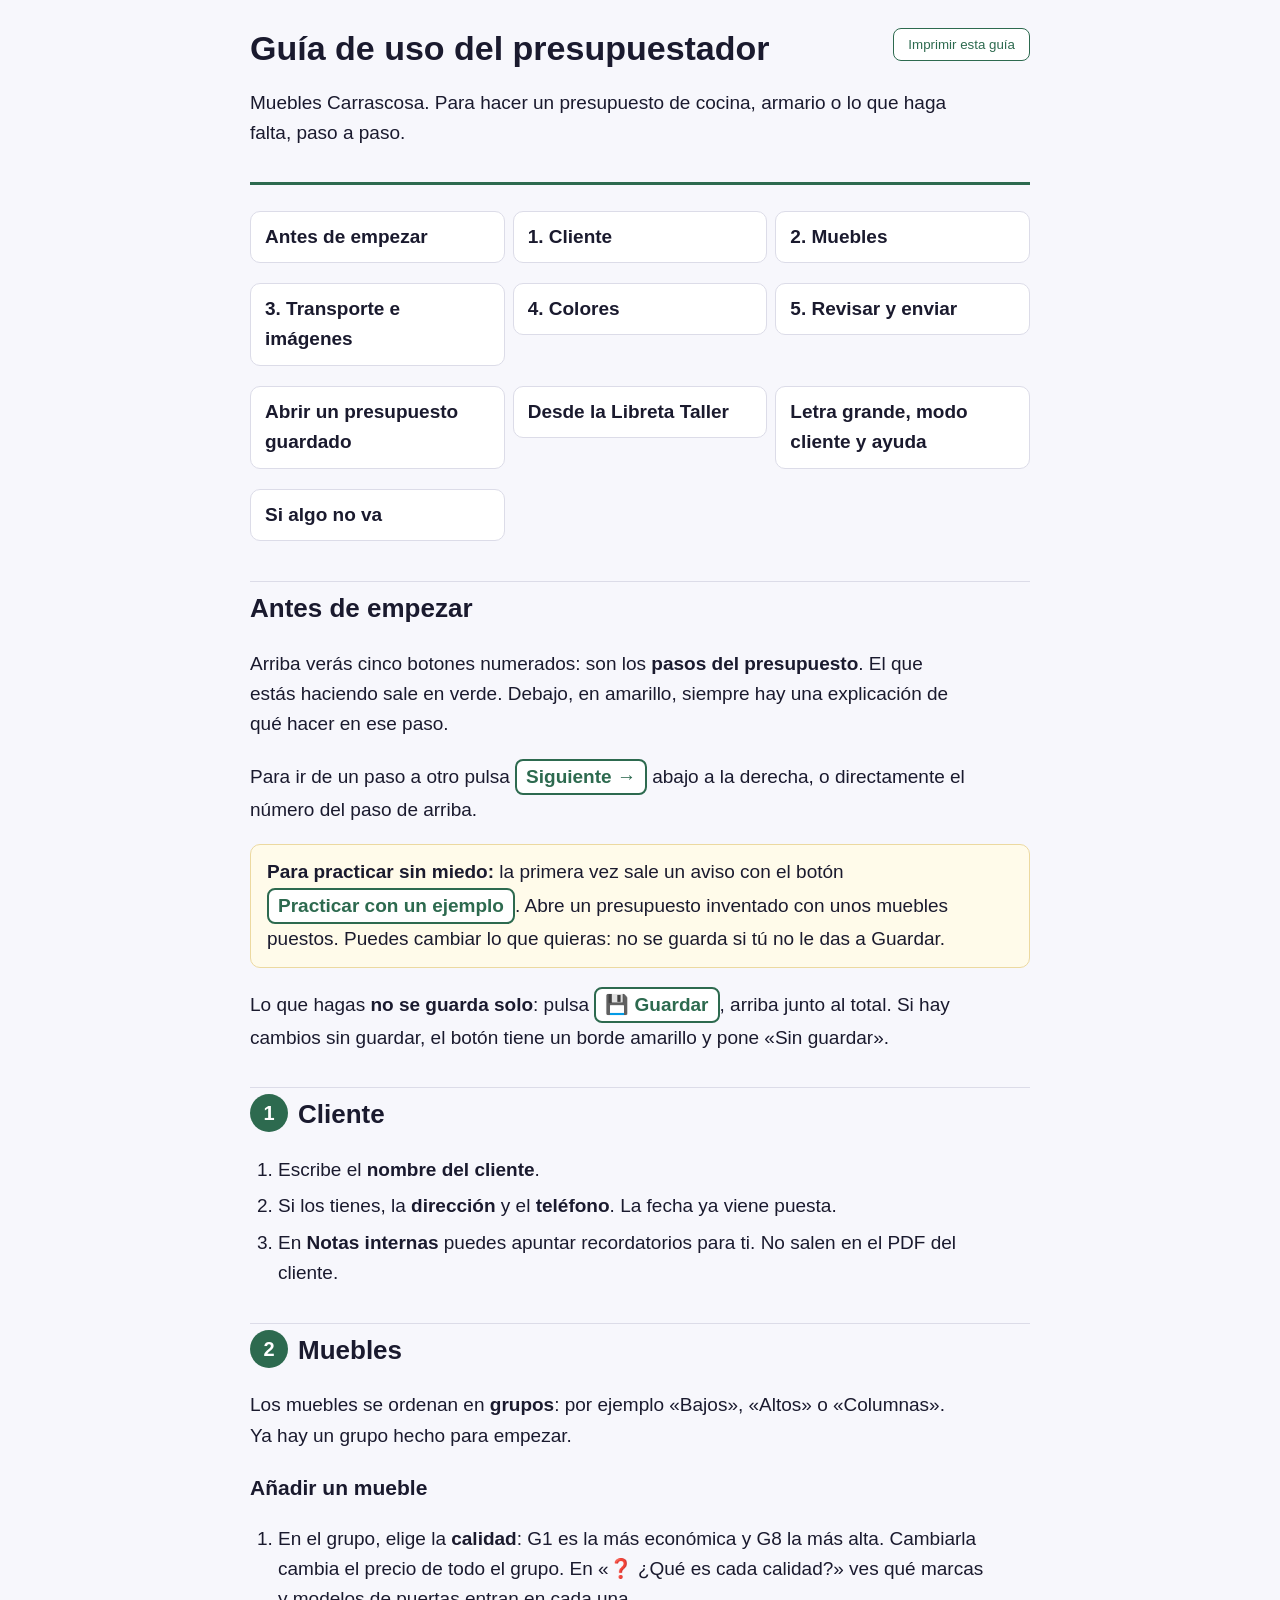
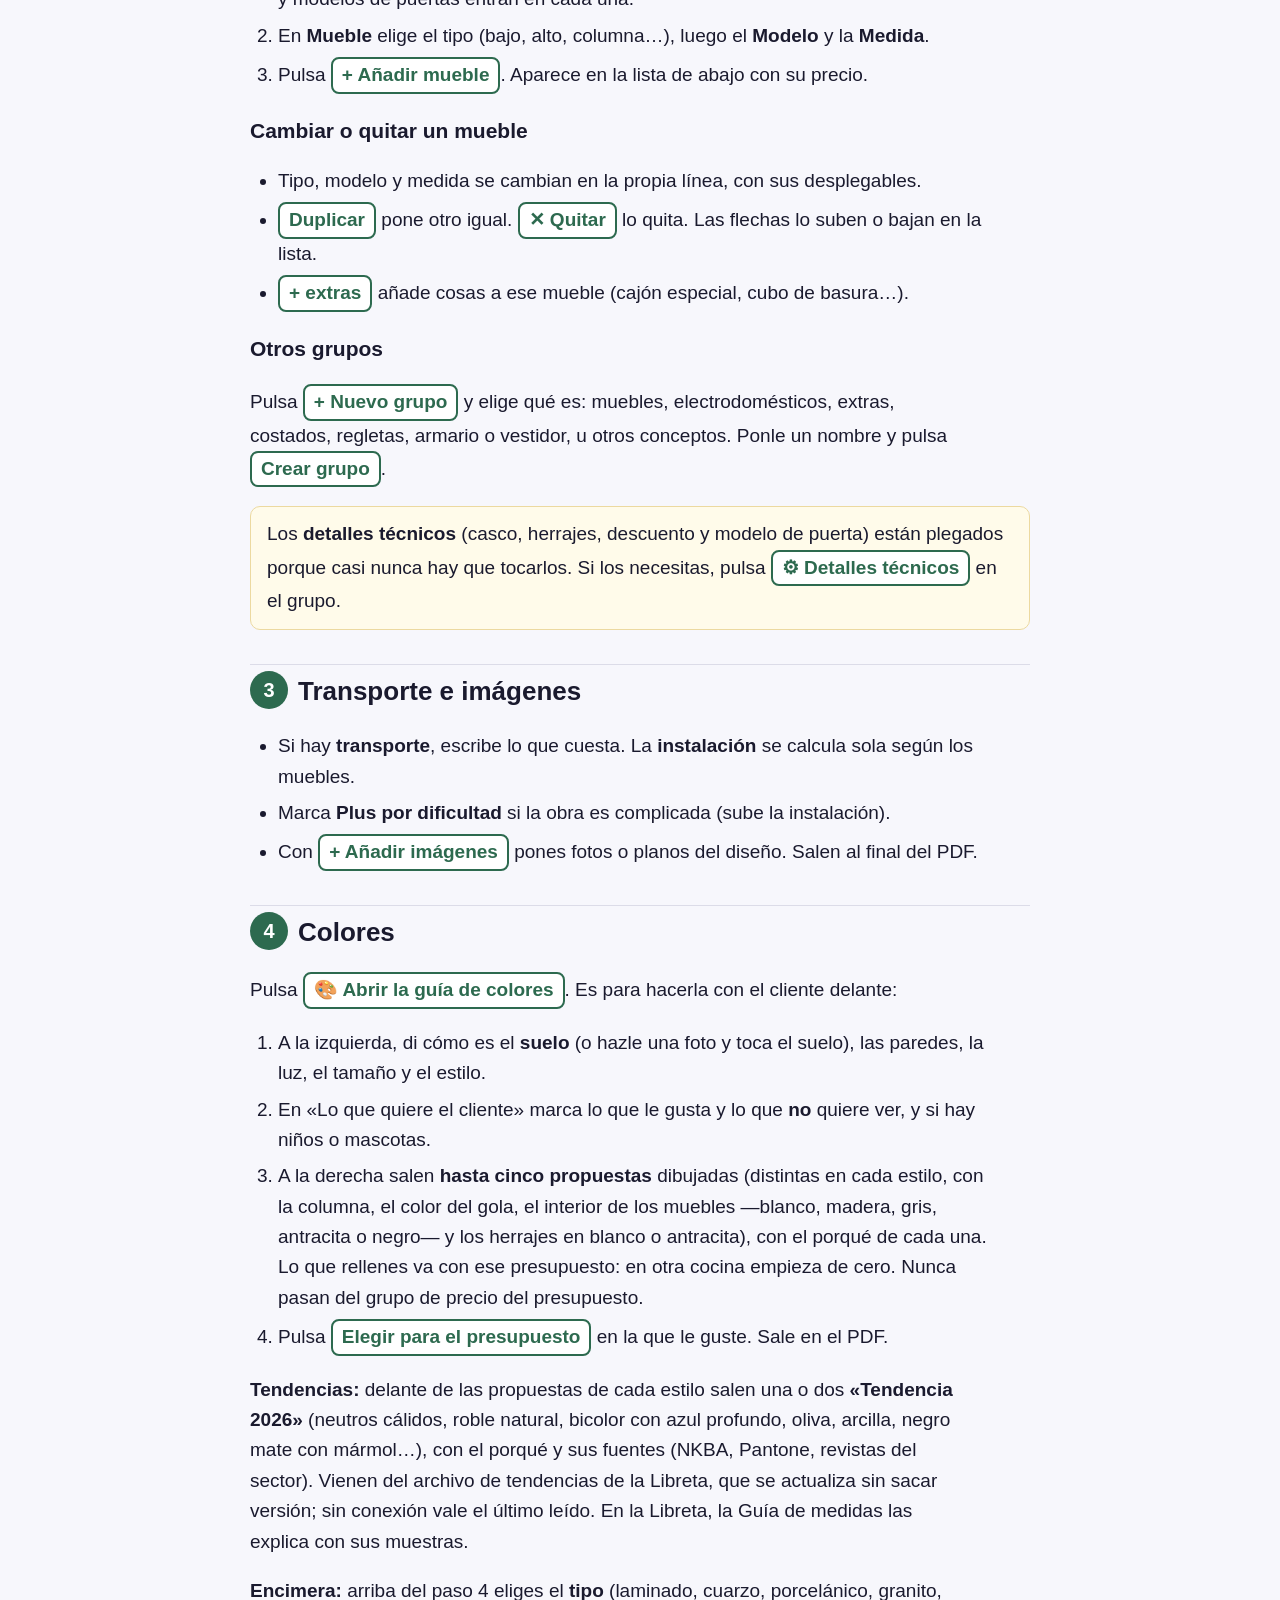
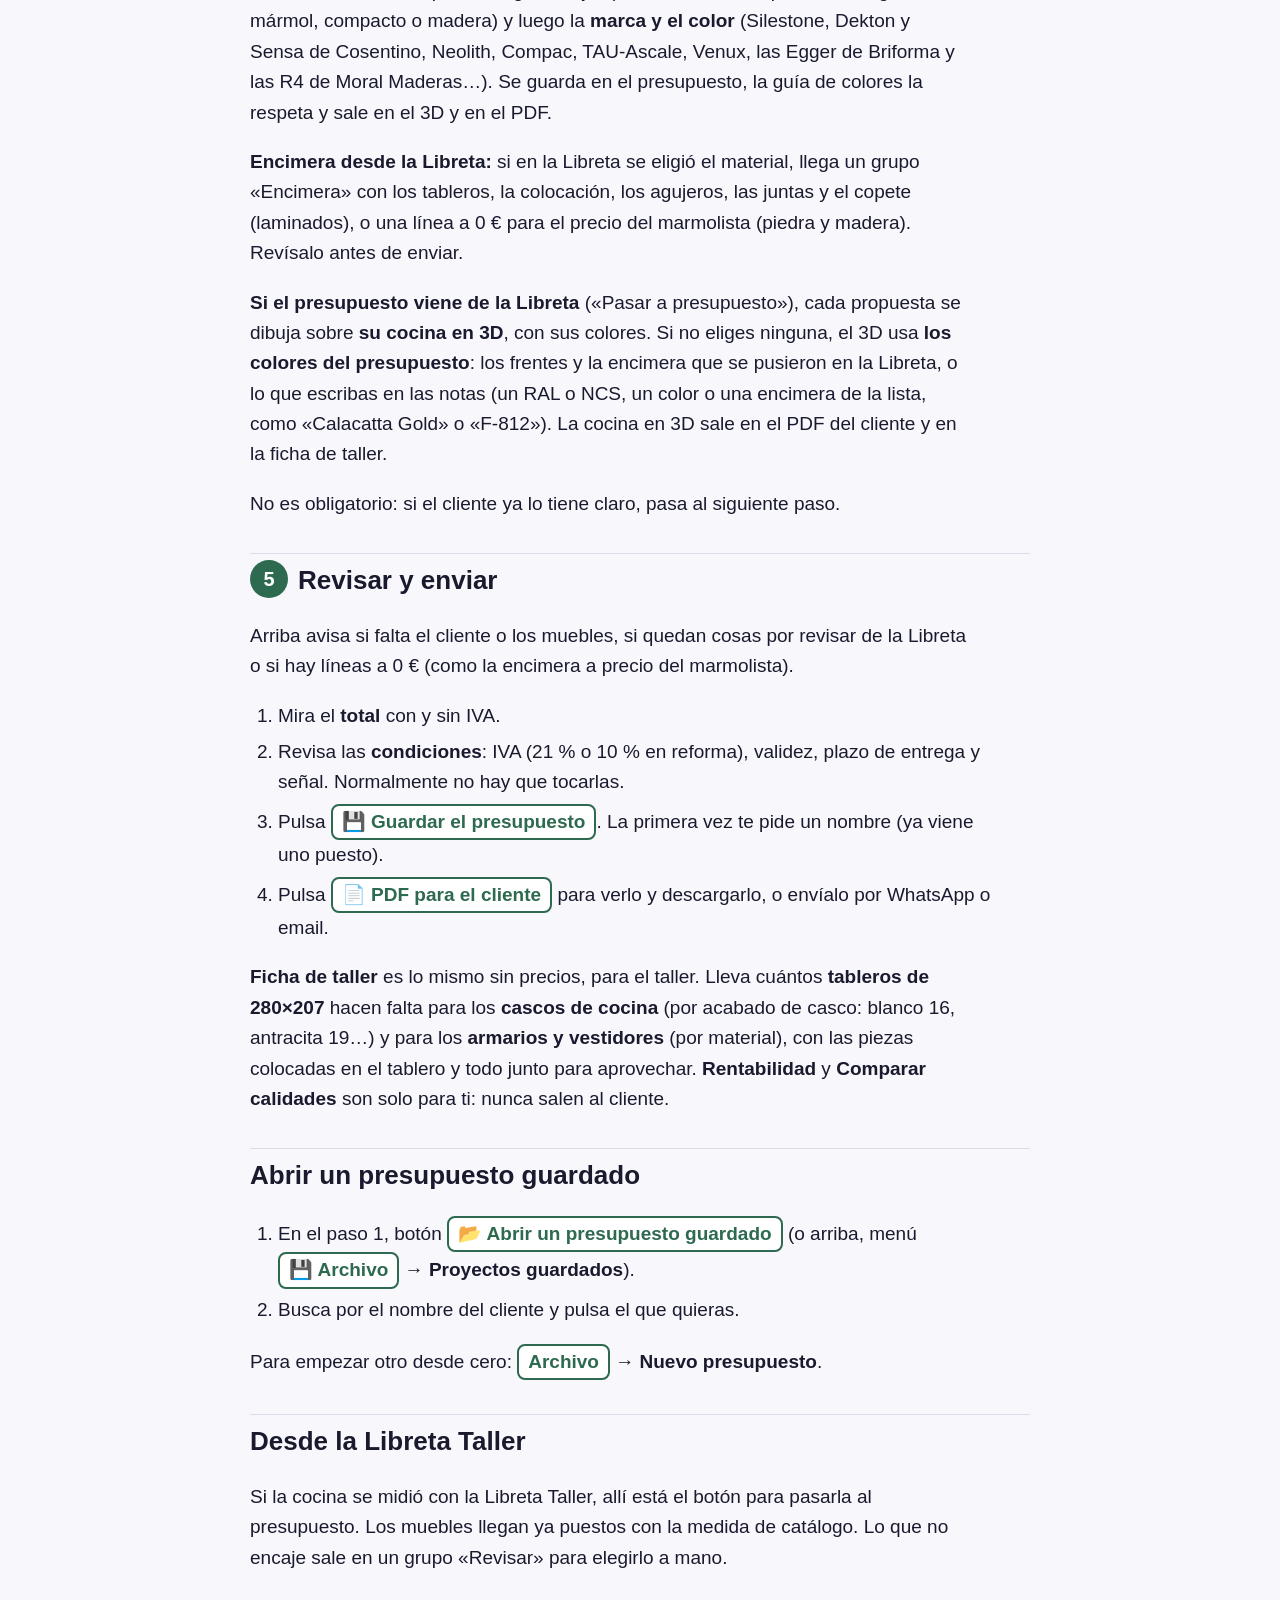
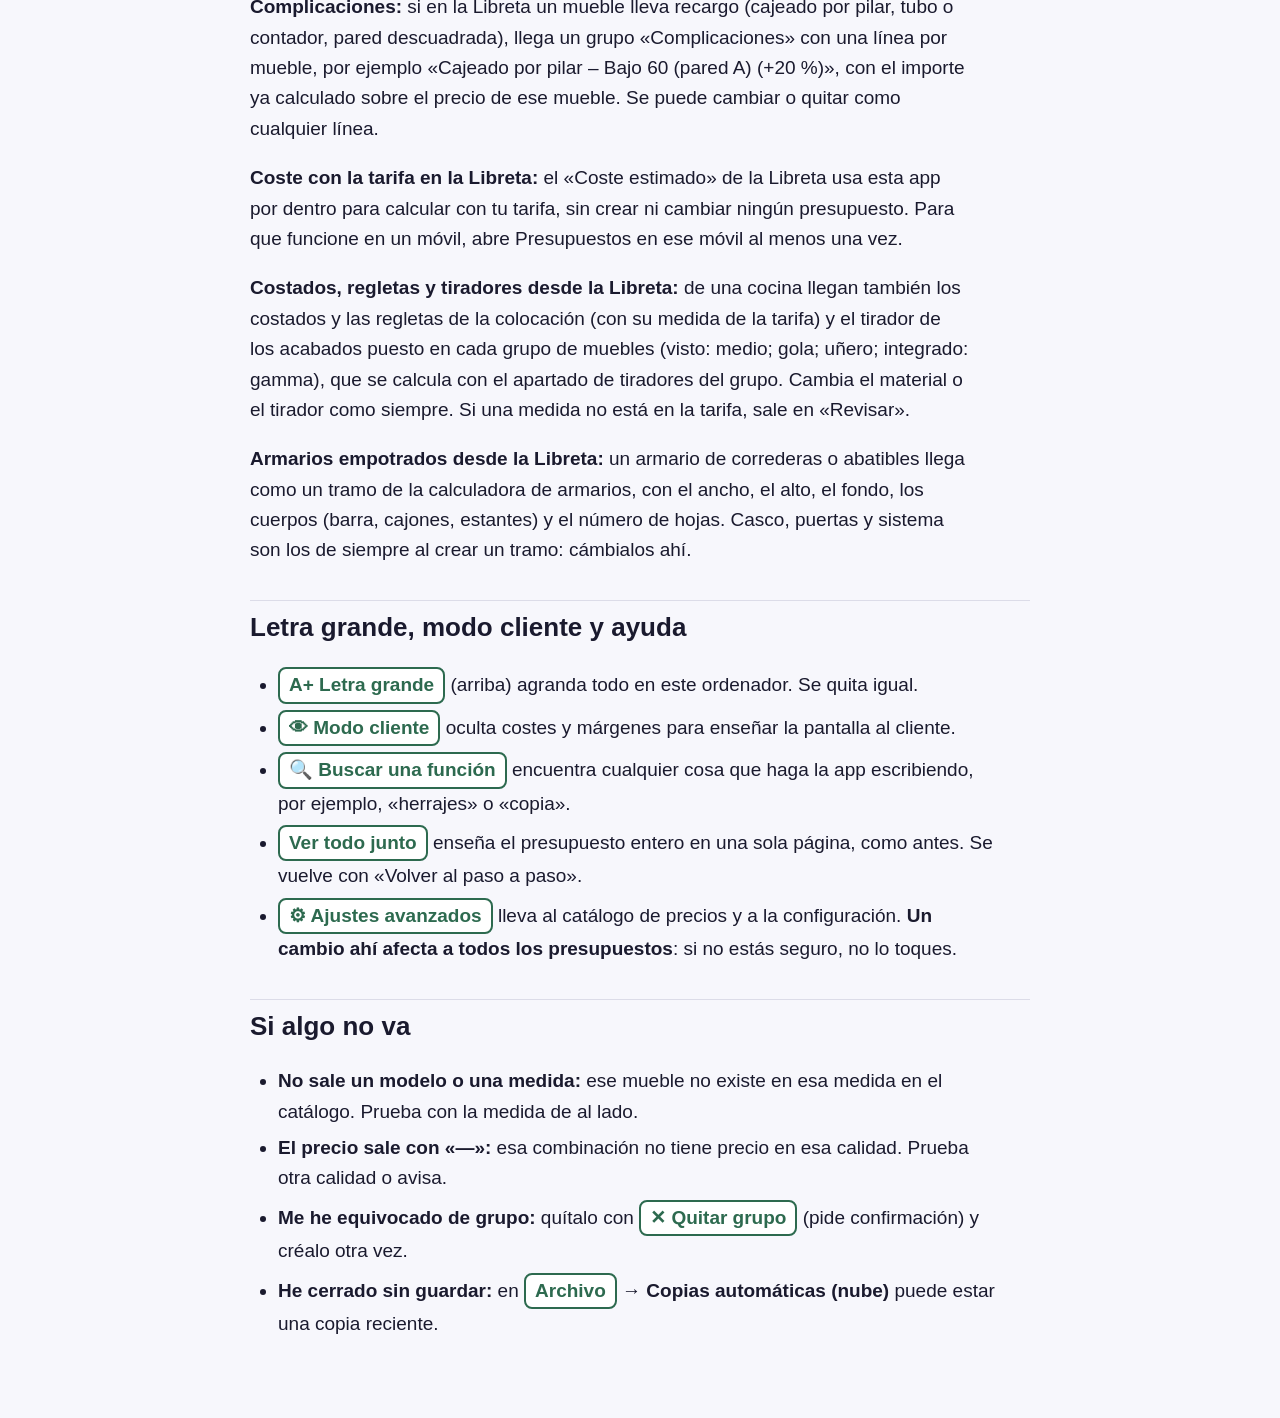
<file: guia-uso.html>
<!doctype html>
<html lang="es">
<head>
<meta charset="utf-8">
<meta name="viewport" content="width=device-width, initial-scale=1">
<title>Guía de uso del presupuestador</title>
<style>
:root { --tinta: #1a1a2e; --suave: #4a4a66; --linea: #dcdce8; --fondo: #f7f7fc; --verde: #2d6a4f; --oro: #b5943a; --nota: #fffbea; }
* { box-sizing: border-box; }
body { margin: 0; background: var(--fondo); color: var(--tinta); font: 19px/1.6 'Segoe UI', Arial, sans-serif; }
.hoja { max-width: 820px; margin: 0 auto; padding: 28px 20px 60px; }
header { border-bottom: 3px solid var(--verde); padding-bottom: 14px; margin-bottom: 20px; }
h1 { font-size: 34px; margin: 0 0 6px; line-height: 1.2; }
h2 { font-size: 26px; margin: 34px 0 10px; padding-top: 6px; border-top: 1px solid var(--linea); }
h2 .n { display: inline-grid; place-items: center; width: 38px; height: 38px; border-radius: 50%; background: var(--verde); color: #fff; font-size: 20px; margin-right: 10px; vertical-align: 3px; }
h3 { font-size: 21px; margin: 20px 0 6px; }
p, li { max-width: 68ch; }
ol, ul { padding-left: 28px; }
li { margin: 6px 0; }
.boton { display: inline-block; border: 2px solid var(--verde); border-radius: 8px; padding: 1px 9px; font-weight: 700; color: var(--verde); background: #fff; white-space: nowrap; }
.nota { background: var(--nota); border: 1px solid #ecd9a0; border-radius: 10px; padding: 12px 16px; margin: 14px 0; }
.indice { display: grid; grid-template-columns: repeat(auto-fit, minmax(220px, 1fr)); gap: 8px; padding: 0; list-style: none; }
.indice a { display: block; padding: 10px 14px; border: 1px solid var(--linea); border-radius: 10px; background: #fff; color: var(--tinta); text-decoration: none; font-weight: 600; }
.indice a:hover, .indice a:focus-visible { border-color: var(--verde); outline: none; }
.imprimir { float: right; font: 600 16px inherit; padding: 8px 14px; border-radius: 8px; border: 1px solid var(--verde); background: #fff; color: var(--verde); cursor: pointer; }
@media print { body { background: #fff; font-size: 13pt; } .imprimir { display: none; } h2 { break-after: avoid; } .nota { break-inside: avoid; } }
</style>
</head>
<body>
<div class="hoja">
<header>
  <button class="imprimir" onclick="window.print()">Imprimir esta guía</button>
  <h1>Guía de uso del presupuestador</h1>
  <p>Muebles Carrascosa. Para hacer un presupuesto de cocina, armario o lo que haga falta, paso a paso.</p>
</header>

<ul class="indice">
  <li><a href="#empezar">Antes de empezar</a></li>
  <li><a href="#cliente">1. Cliente</a></li>
  <li><a href="#muebles">2. Muebles</a></li>
  <li><a href="#otros">3. Transporte e imágenes</a></li>
  <li><a href="#colores">4. Colores</a></li>
  <li><a href="#enviar">5. Revisar y enviar</a></li>
  <li><a href="#guardados">Abrir un presupuesto guardado</a></li>
  <li><a href="#libreta">Desde la Libreta Taller</a></li>
  <li><a href="#trucos">Letra grande, modo cliente y ayuda</a></li>
  <li><a href="#problemas">Si algo no va</a></li>
</ul>

<h2 id="empezar">Antes de empezar</h2>
<p>Arriba verás cinco botones numerados: son los <b>pasos del presupuesto</b>. El que estás haciendo sale en verde. Debajo, en amarillo, siempre hay una explicación de qué hacer en ese paso.</p>
<p>Para ir de un paso a otro pulsa <span class="boton">Siguiente →</span> abajo a la derecha, o directamente el número del paso de arriba.</p>
<div class="nota"><b>Para practicar sin miedo:</b> la primera vez sale un aviso con el botón <span class="boton">Practicar con un ejemplo</span>. Abre un presupuesto inventado con unos muebles puestos. Puedes cambiar lo que quieras: no se guarda si tú no le das a Guardar.</div>
<p>Lo que hagas <b>no se guarda solo</b>: pulsa <span class="boton">💾 Guardar</span>, arriba junto al total. Si hay cambios sin guardar, el botón tiene un borde amarillo y pone «Sin guardar».</p>

<h2 id="cliente"><span class="n">1</span>Cliente</h2>
<ol>
  <li>Escribe el <b>nombre del cliente</b>.</li>
  <li>Si los tienes, la <b>dirección</b> y el <b>teléfono</b>. La fecha ya viene puesta.</li>
  <li>En <b>Notas internas</b> puedes apuntar recordatorios para ti. No salen en el PDF del cliente.</li>
</ol>

<h2 id="muebles"><span class="n">2</span>Muebles</h2>
<p>Los muebles se ordenan en <b>grupos</b>: por ejemplo «Bajos», «Altos» o «Columnas». Ya hay un grupo hecho para empezar.</p>
<h3>Añadir un mueble</h3>
<ol>
  <li>En el grupo, elige la <b>calidad</b>: G1 es la más económica y G8 la más alta. Cambiarla cambia el precio de todo el grupo. En «&#x2753; ¿Qué es cada calidad?» ves qué marcas y modelos de puertas entran en cada una.</li>
  <li>En <b>Mueble</b> elige el tipo (bajo, alto, columna…), luego el <b>Modelo</b> y la <b>Medida</b>.</li>
  <li>Pulsa <span class="boton">+ Añadir mueble</span>. Aparece en la lista de abajo con su precio.</li>
</ol>
<h3>Cambiar o quitar un mueble</h3>
<ul>
  <li>Tipo, modelo y medida se cambian en la propia línea, con sus desplegables.</li>
  <li><span class="boton">Duplicar</span> pone otro igual. <span class="boton">✕ Quitar</span> lo quita. Las flechas lo suben o bajan en la lista.</li>
  <li><span class="boton">+ extras</span> añade cosas a ese mueble (cajón especial, cubo de basura…).</li>
</ul>
<h3>Otros grupos</h3>
<p>Pulsa <span class="boton">+ Nuevo grupo</span> y elige qué es: muebles, electrodomésticos, extras, costados, regletas, armario o vestidor, u otros conceptos. Ponle un nombre y pulsa <span class="boton">Crear grupo</span>.</p>
<div class="nota">Los <b>detalles técnicos</b> (casco, herrajes, descuento y modelo de puerta) están plegados porque casi nunca hay que tocarlos. Si los necesitas, pulsa <span class="boton">⚙ Detalles técnicos</span> en el grupo.</div>

<h2 id="otros"><span class="n">3</span>Transporte e imágenes</h2>
<ul>
  <li>Si hay <b>transporte</b>, escribe lo que cuesta. La <b>instalación</b> se calcula sola según los muebles.</li>
  <li>Marca <b>Plus por dificultad</b> si la obra es complicada (sube la instalación).</li>
  <li>Con <span class="boton">+ Añadir imágenes</span> pones fotos o planos del diseño. Salen al final del PDF.</li>
</ul>

<h2 id="colores"><span class="n">4</span>Colores</h2>
<p>Pulsa <span class="boton">🎨 Abrir la guía de colores</span>. Es para hacerla con el cliente delante:</p>
<ol>
  <li>A la izquierda, di cómo es el <b>suelo</b> (o hazle una foto y toca el suelo), las paredes, la luz, el tamaño y el estilo.</li>
  <li>En «Lo que quiere el cliente» marca lo que le gusta y lo que <b>no</b> quiere ver, y si hay niños o mascotas.</li>
  <li>A la derecha salen <b>hasta cinco propuestas</b> dibujadas (distintas en cada estilo, con la columna, el color del gola, el interior de los muebles —blanco, madera, gris, antracita o negro— y los herrajes en blanco o antracita), con el porqué de cada una. Lo que rellenes va con ese presupuesto: en otra cocina empieza de cero. Nunca pasan del grupo de precio del presupuesto.</li>
  <li>Pulsa <span class="boton">Elegir para el presupuesto</span> en la que le guste. Sale en el PDF.</li>
</ol>
<p><b>Tendencias:</b> delante de las propuestas de cada estilo salen una o dos <b>«Tendencia 2026»</b> (neutros cálidos, roble natural, bicolor con azul profundo, oliva, arcilla, negro mate con mármol…), con el porqué y sus fuentes (NKBA, Pantone, revistas del sector). Vienen del archivo de tendencias de la Libreta, que se actualiza sin sacar versión; sin conexión vale el último leído. En la Libreta, la Guía de medidas las explica con sus muestras.</p>
<p><b>Encimera:</b> arriba del paso 4 eliges el <b>tipo</b> (laminado, cuarzo, porcelánico, granito, mármol, compacto o madera) y luego la <b>marca y el color</b> (Silestone, Dekton y Sensa de Cosentino, Neolith, Compac, TAU-Ascale, Venux, las Egger de Briforma y las R4 de Moral Maderas…). Se guarda en el presupuesto, la guía de colores la respeta y sale en el 3D y en el PDF.</p>
<p><b>Encimera desde la Libreta:</b> si en la Libreta se eligió el material, llega un grupo «Encimera» con los tableros, la colocación, los agujeros, las juntas y el copete (laminados), o una línea a 0 € para el precio del marmolista (piedra y madera). Revísalo antes de enviar.</p>
<p><b>Si el presupuesto viene de la Libreta</b> («Pasar a presupuesto»), cada propuesta se dibuja sobre <b>su cocina en 3D</b>, con sus colores. Si no eliges ninguna, el 3D usa <b>los colores del presupuesto</b>: los frentes y la encimera que se pusieron en la Libreta, o lo que escribas en las notas (un RAL o NCS, un color o una encimera de la lista, como «Calacatta Gold» o «F-812»). La cocina en 3D sale en el PDF del cliente y en la ficha de taller.</p>
<p>No es obligatorio: si el cliente ya lo tiene claro, pasa al siguiente paso.</p>

<h2 id="enviar"><span class="n">5</span>Revisar y enviar</h2>
<p>Arriba avisa si falta el cliente o los muebles, si quedan cosas por revisar de la Libreta o si hay líneas a 0 € (como la encimera a precio del marmolista).</p>
<ol>
  <li>Mira el <b>total</b> con y sin IVA.</li>
  <li>Revisa las <b>condiciones</b>: IVA (21 % o 10 % en reforma), validez, plazo de entrega y señal. Normalmente no hay que tocarlas.</li>
  <li>Pulsa <span class="boton">💾 Guardar el presupuesto</span>. La primera vez te pide un nombre (ya viene uno puesto).</li>
  <li>Pulsa <span class="boton">📄 PDF para el cliente</span> para verlo y descargarlo, o envíalo por WhatsApp o email.</li>
</ol>
<p><b>Ficha de taller</b> es lo mismo sin precios, para el taller. Lleva cuántos <b>tableros de 280×207</b> hacen falta para los <b>cascos de cocina</b> (por acabado de casco: blanco 16, antracita 19…) y para los <b>armarios y vestidores</b> (por material), con las piezas colocadas en el tablero y todo junto para aprovechar. <b>Rentabilidad</b> y <b>Comparar calidades</b> son solo para ti: nunca salen al cliente.</p>

<h2 id="guardados">Abrir un presupuesto guardado</h2>
<ol>
  <li>En el paso 1, botón <span class="boton">📂 Abrir un presupuesto guardado</span> (o arriba, menú <span class="boton">💾 Archivo</span> → <b>Proyectos guardados</b>).</li>
  <li>Busca por el nombre del cliente y pulsa el que quieras.</li>
</ol>
<p>Para empezar otro desde cero: <span class="boton">Archivo</span> → <b>Nuevo presupuesto</b>.</p>

<h2 id="libreta">Desde la Libreta Taller</h2>
<p>Si la cocina se midió con la Libreta Taller, allí está el botón para pasarla al presupuesto. Los muebles llegan ya puestos con la medida de catálogo. Lo que no encaje sale en un grupo «Revisar» para elegirlo a mano.</p>

<p><b>Complicaciones:</b> si en la Libreta un mueble lleva recargo (cajeado por pilar, tubo o contador, pared descuadrada), llega un grupo «Complicaciones» con una línea por mueble, por ejemplo «Cajeado por pilar – Bajo 60 (pared A) (+20 %)», con el importe ya calculado sobre el precio de ese mueble. Se puede cambiar o quitar como cualquier línea.</p>
<p><b>Coste con la tarifa en la Libreta:</b> el «Coste estimado» de la Libreta usa esta app por dentro para calcular con tu tarifa, sin crear ni cambiar ningún presupuesto. Para que funcione en un móvil, abre Presupuestos en ese móvil al menos una vez.</p>
<p><b>Costados, regletas y tiradores desde la Libreta:</b> de una cocina llegan también los costados y las regletas de la colocación (con su medida de la tarifa) y el tirador de los acabados puesto en cada grupo de muebles (visto: medio; gola; uñero; integrado: gamma), que se calcula con el apartado de tiradores del grupo. Cambia el material o el tirador como siempre. Si una medida no está en la tarifa, sale en «Revisar».</p>
<p><b>Armarios empotrados desde la Libreta:</b> un armario de correderas o abatibles llega como un tramo de la calculadora de armarios, con el ancho, el alto, el fondo, los cuerpos (barra, cajones, estantes) y el número de hojas. Casco, puertas y sistema son los de siempre al crear un tramo: cámbialos ahí.</p>

<h2 id="trucos">Letra grande, modo cliente y ayuda</h2>
<ul>
  <li><span class="boton">A+ Letra grande</span> (arriba) agranda todo en este ordenador. Se quita igual.</li>
  <li><span class="boton">👁 Modo cliente</span> oculta costes y márgenes para enseñar la pantalla al cliente.</li>
  <li><span class="boton">🔍 Buscar una función</span> encuentra cualquier cosa que haga la app escribiendo, por ejemplo, «herrajes» o «copia».</li>
  <li><span class="boton">Ver todo junto</span> enseña el presupuesto entero en una sola página, como antes. Se vuelve con «Volver al paso a paso».</li>
  <li><span class="boton">⚙ Ajustes avanzados</span> lleva al catálogo de precios y a la configuración. <b>Un cambio ahí afecta a todos los presupuestos</b>: si no estás seguro, no lo toques.</li>
</ul>

<h2 id="problemas">Si algo no va</h2>
<ul>
  <li><b>No sale un modelo o una medida:</b> ese mueble no existe en esa medida en el catálogo. Prueba con la medida de al lado.</li>
  <li><b>El precio sale con «—»:</b> esa combinación no tiene precio en esa calidad. Prueba otra calidad o avisa.</li>
  <li><b>Me he equivocado de grupo:</b> quítalo con <span class="boton">✕ Quitar grupo</span> (pide confirmación) y créalo otra vez.</li>
  <li><b>He cerrado sin guardar:</b> en <span class="boton">Archivo</span> → <b>Copias automáticas (nube)</b> puede estar una copia reciente.</li>
</ul>
</div>
</body>
</html>
</file>
